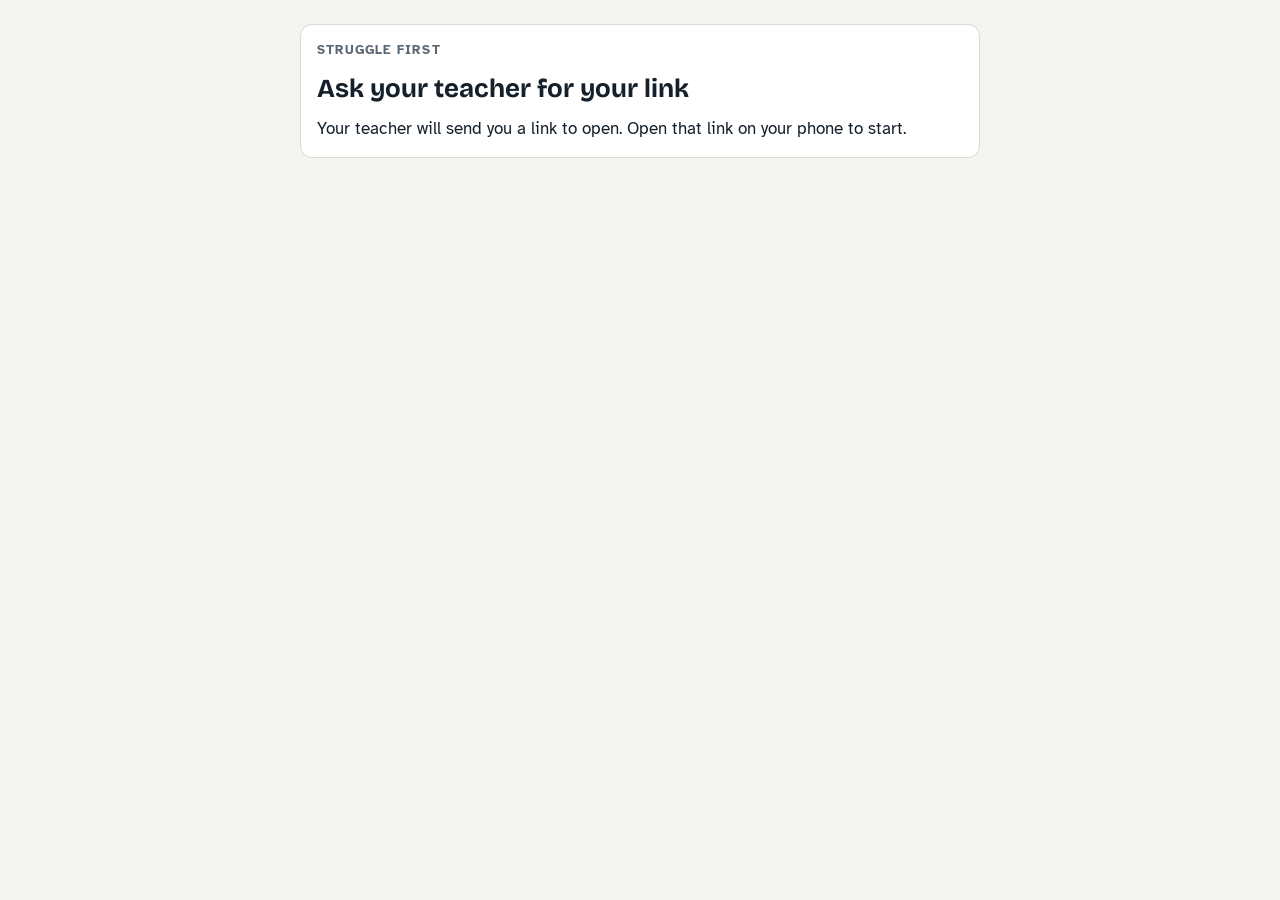
<file: index.html>
<!doctype html>
<html lang="en">
<head>
<meta charset="utf-8">
<meta name="viewport" content="width=device-width, initial-scale=1">
<title>Struggle First</title>
<link rel="preconnect" href="https://fonts.googleapis.com">
<link rel="preconnect" href="https://fonts.gstatic.com" crossorigin>
<link href="https://fonts.googleapis.com/css2?family=Atkinson+Hyperlegible:wght@400;700&family=Bricolage+Grotesque:opsz,wght@12..96,600;12..96,700&family=JetBrains+Mono:wght@500&display=swap" rel="stylesheet">
<link rel="stylesheet" href="engine.css">
</head>
<body>
<div class="wrap"><div class="card"><div class="eyebrow">Struggle First</div><h1>Ask your teacher for your link</h1><p>Your teacher will send you a link to open. Open that link on your phone to start.</p></div></div>
</body>
</html>
</file>
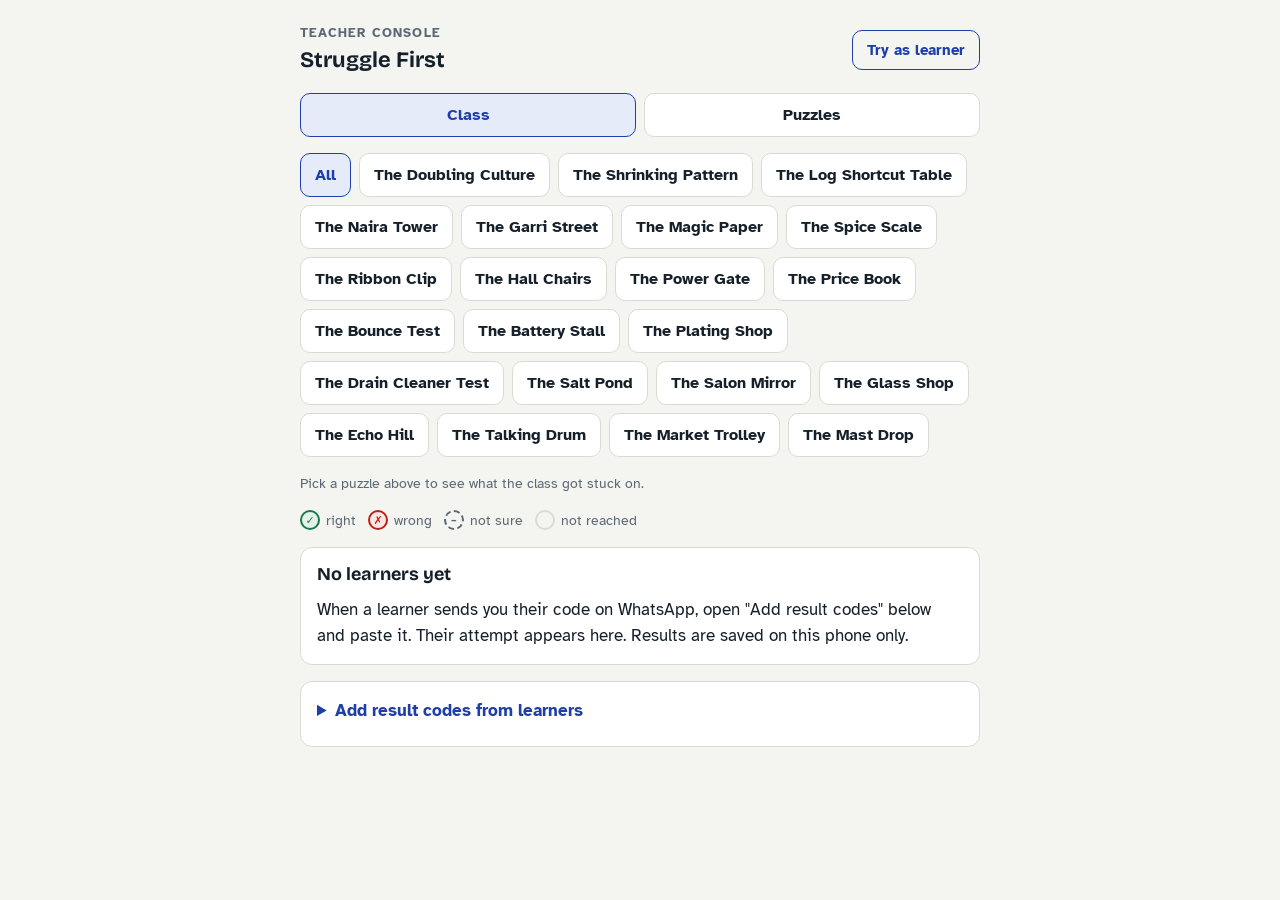
<file: console.html>
<!doctype html>
<html lang="en">
<head>
<meta charset="utf-8">
<meta name="viewport" content="width=device-width, initial-scale=1">
<title>Results console</title>
<link rel="preconnect" href="https://fonts.googleapis.com">
<link rel="preconnect" href="https://fonts.gstatic.com" crossorigin>
<link href="https://fonts.googleapis.com/css2?family=Atkinson+Hyperlegible:wght@400;700&family=Bricolage+Grotesque:opsz,wght@12..96,600;12..96,700&family=JetBrains+Mono:wght@500&display=swap" rel="stylesheet">
<link rel="stylesheet" href="engine.css">
</head>
<body>
<div class="wrap" id="app"><p class="muted">Loading...</p></div>
<script src="config.js"></script>
<script src="catalog.js"></script>
<script>
(function(){
  window.SF_MANUAL = true; window.SF_TEACHER = true;
  var app = document.getElementById('app');
  function add(src, done){ var s = document.createElement('script'); s.src = src; s.onload = done; s.onerror = done; document.body.appendChild(s); }
  add('engine.js', function(){
    var list = (window.CATALOG || []).map(function(e){ return 'games/' + e.file; }), left = list.length;
    function go(){ SF.start(); }
    if (!left) { go(); return; }
    list.forEach(function(f){ add(f, function(){ left--; if (!left) go(); }); });
  });
})();
</script>
</body>
</html>
</file>
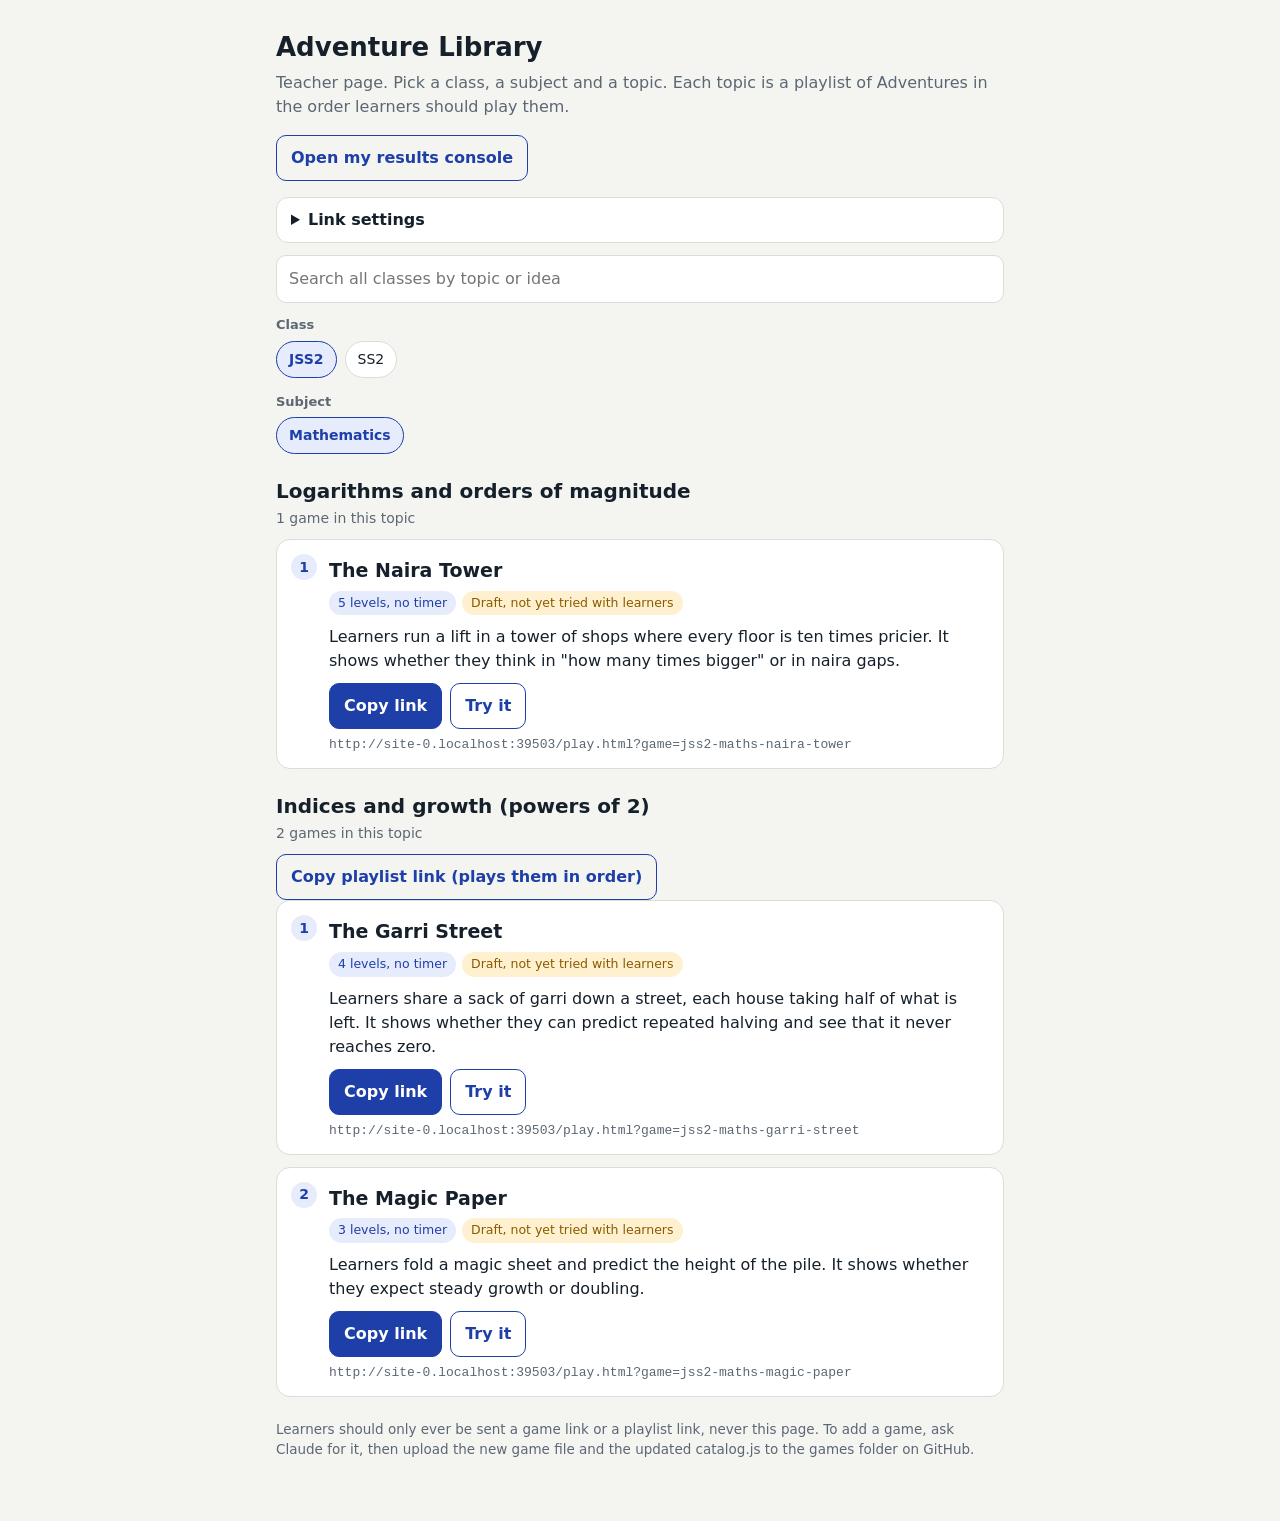
<file: library.html>
<!doctype html>
<html lang="en">
<head>
<meta charset="utf-8">
<meta name="viewport" content="width=device-width, initial-scale=1">
<title>Adventure Library</title>
<style>
:root{--bg:#F4F5F1;--card:#fff;--fg:#15202B;--mut:#5B6773;--line:#D9DED6;--acc:#1E3FA8;--accbg:#E6ECFB;--ok:#1E7A4C;--warn:#8A5A00;--warnbg:#FFF1CF}
@media (prefers-color-scheme:dark){:root:not([data-theme="light"]){--bg:#10151B;--card:#18202A;--fg:#E8EDF2;--mut:#9AA7B4;--line:#2A3541;--acc:#8FAEFF;--accbg:#1D2A4A;--ok:#6FD3A0;--warn:#F0C25A;--warnbg:#3A2F10}}
*{box-sizing:border-box}
body{margin:0;background:var(--bg);color:var(--fg);font:16px/1.5 system-ui,-apple-system,"Segoe UI",Roboto,sans-serif}
main{max-width:760px;margin:0 auto;padding:20px 16px 48px}
h1{font-size:26px;margin:8px 0 4px}
p.sub{color:var(--mut);margin:0 0 16px}
.bar{display:flex;flex-wrap:wrap;gap:8px;margin:12px 0}
input[type=search]{flex:1 1 220px;padding:11px 12px;border:1px solid var(--line);border-radius:10px;background:var(--card);color:var(--fg);font:inherit}
.chips{display:flex;flex-wrap:wrap;gap:8px;margin:0 0 14px}
.chip{border:1px solid var(--line);background:var(--card);color:var(--fg);padding:7px 12px;border-radius:999px;font:inherit;font-size:14px;cursor:pointer}
.chip[aria-pressed=true]{background:var(--accbg);border-color:var(--acc);color:var(--acc);font-weight:600}
.card{background:var(--card);border:1px solid var(--line);border-radius:14px;padding:16px;margin:0 0 12px}
.card h2{font-size:19px;margin:0 0 4px}
.meta{display:flex;flex-wrap:wrap;gap:6px;margin:6px 0 10px}
.tag{font-size:12.5px;padding:3px 9px;border-radius:999px;background:var(--accbg);color:var(--acc)}
.tag.draft{background:var(--warnbg);color:var(--warn)}
.card p{margin:0 0 8px}
.topic{color:var(--mut);font-size:14px}
.row{display:flex;flex-wrap:wrap;gap:8px;margin-top:10px}
.btn{padding:10px 14px;border-radius:10px;border:1px solid var(--acc);background:var(--acc);color:#fff;font:inherit;font-weight:600;cursor:pointer;text-decoration:none;display:inline-block}
@media (prefers-color-scheme:dark){:root:not([data-theme="light"]) .btn{color:#10151B}}
.btn.ghost{background:transparent;color:var(--acc)}
.link{font:13px ui-monospace,Menlo,Consolas,monospace;color:var(--mut);word-break:break-all;margin-top:8px}
.top{display:flex;flex-wrap:wrap;gap:8px;margin:0 0 16px}
.settings{background:var(--card);border:1px solid var(--line);border-radius:12px;padding:10px 14px;margin:0 0 12px}
.settings summary{cursor:pointer;font-weight:600}
.settings label{display:block;font-size:13.5px;color:var(--mut);margin:12px 0 4px}
.settings input{width:100%;padding:10px 12px;border:1px solid var(--line);border-radius:10px;background:var(--bg);color:var(--fg);font:inherit}
.note2{font-size:13.5px;color:var(--mut);margin:12px 0 2px}
.empty{color:var(--mut);padding:24px 0;text-align:center}
.note{font-size:13.5px;color:var(--mut);margin-top:22px}
button:focus-visible,a:focus-visible,input:focus-visible{outline:3px solid var(--acc);outline-offset:2px}
.crumbs{display:flex;flex-wrap:wrap;gap:8px;margin:0 0 10px}
.lab{font-size:13px;color:var(--mut);margin:10px 0 6px;font-weight:600}
.topic-h{font-size:20px;margin:22px 0 2px}
.count{color:var(--mut);font-size:14px;margin:0 0 10px}
ol.pl{list-style:none;margin:0;padding:0;counter-reset:g}
ol.pl>li{counter-increment:g}
ol.pl>li .card{position:relative;padding-left:52px}
ol.pl>li .card::before{content:counter(g);position:absolute;left:14px;top:14px;width:26px;height:26px;border-radius:50%;background:var(--accbg);color:var(--acc);font-weight:700;display:flex;align-items:center;justify-content:center;font-size:14px}
</style>
</head>
<body>
<main>
  <h1>Adventure Library</h1>
  <p class="sub">Teacher page. Pick a class, a subject and a topic. Each topic is a playlist of Adventures in the order learners should play them.</p>

  <div class="top">
    <a class="btn ghost" id="consoleLink" href="console.html" target="_blank" rel="noopener">Open my results console</a>
  </div>

  <details class="settings"><summary>Link settings</summary>
    <label for="gbase">Game address (only needed if the game and this page are at different web addresses). Use the folder address, ending in a slash.</label>
    <input type="url" id="gbase" placeholder="For example https://yourname.github.io/learn/" aria-label="Game address">
    <label for="gtag">Group tag, added to every copied link, so your Google Sheet shows which class or group each result came from</label>
    <input type="text" id="gtag" maxlength="30" placeholder="For example JSS2A or Online-Oct" aria-label="Group tag">
    <p class="note2">Test the results sheet: <a id="sheetLink" href="play.html#sheettest" target="_blank" rel="noopener">open the sheet check</a></p>
  </details>

  <div class="bar"><input type="search" id="q" placeholder="Search all classes by topic or idea" aria-label="Search the library"></div>
  <div class="lab">Class</div>
  <div class="chips" id="cls" role="group" aria-label="Choose a class"></div>
  <div class="lab" id="subLab">Subject</div>
  <div class="chips" id="sub" role="group" aria-label="Choose a subject"></div>
  <div id="list" aria-live="polite"></div>

  <p class="note">Learners should only ever be sent a game link or a playlist link, never this page. To add a game, ask Claude for it, then upload the new game file and the updated catalog.js to the games folder on GitHub.</p>
</main>

<script src="config.js"></script>
<script src="catalog.js"></script>
<script>
var CATALOG = window.CATALOG || [];
var $ = function(s){ return document.querySelector(s); };
var state = {cls:'', sub:'', q:''};
function store(k, v){ try { if (v === undefined) return localStorage.getItem(k) || ''; localStorage.setItem(k, v); } catch (e) {} return ''; }
function base(){
  var c = store('lib.base').trim().split('#')[0].split('?')[0];
  if (c) { if (!/\/$/.test(c)) c = c.replace(/[^\/]*$/, ''); return c; }
  try { return new URL('./', location.href).href; } catch (e) { return ''; }
}
function tag(){ return store('lib.tag').trim().replace(/[^A-Za-z0-9 _.-]/g, '').slice(0, 30); }
function link(id, playlist){
  var p = ['game=' + encodeURIComponent(id)]; if (playlist) p.push('next=1');
  var t = tag(); if (t) p.push('g=' + encodeURIComponent(t));
  return base() + 'play.html?' + p.join('&');
}
function refreshLinks(){
  drawList();
  var sl = $('#sheetLink'); if (sl) sl.href = base() + 'play.html#sheettest';
  var cl = $('#consoleLink'); if (cl) cl.href = base() + 'console.html';
}
function copy(text, btn, label){
  function done(ok){ btn.textContent = ok ? 'Copied' : 'Press and hold the link to copy'; setTimeout(function(){ btn.textContent = label; }, 1800); }
  try { if (navigator.clipboard && window.isSecureContext) { navigator.clipboard.writeText(text).then(function(){ done(true); }, function(){ done(false); }); return; } } catch (e) {}
  try { var t = document.createElement('textarea'); t.value = text; t.style.position = 'fixed'; t.style.opacity = '0'; document.body.appendChild(t); t.select(); var ok = document.execCommand('copy'); document.body.removeChild(t); done(ok); } catch (e) { done(false); }
}
function el(tg, attrs, kids){
  var n = document.createElement(tg);
  Object.keys(attrs || {}).forEach(function(k){ if (k === 'text') n.textContent = attrs[k]; else n.setAttribute(k, attrs[k]); });
  (kids || []).forEach(function(c){ n.appendChild(c); });
  return n;
}
function uniq(a){ var r = []; a.forEach(function(x){ if (r.indexOf(x) < 0) r.push(x); }); return r; }
var ORDER_CLS = ['Primary 4','Primary 5','Primary 6','JSS1','JSS2','JSS3','SS1','SS2','SS3'];
function classes(){ var c = uniq(CATALOG.map(function(e){ return e.class; })); return c.sort(function(a, b){ var i = ORDER_CLS.indexOf(a), j = ORDER_CLS.indexOf(b); return (i < 0 ? 99 : i) - (j < 0 ? 99 : j) || (a < b ? -1 : 1); }); }
function subjectsOf(cls){ return uniq(CATALOG.filter(function(e){ return e.class === cls; }).map(function(e){ return e.subject; })); }
function chips(host, items, cur, onPick){
  host.replaceChildren();
  items.forEach(function(s){
    var b = el('button', {class:'chip', type:'button', 'aria-pressed': String(cur === s), text:s});
    b.addEventListener('click', function(){ onPick(s); }); host.appendChild(b);
  });
}
function drawNav(){
  var cl = classes();
  if (cl.indexOf(state.cls) < 0) state.cls = cl[0] || '';
  var sb = subjectsOf(state.cls);
  if (sb.indexOf(state.sub) < 0) state.sub = sb[0] || '';
  chips($('#cls'), cl, state.cls, function(s){ state.cls = s; state.sub = ''; drawNav(); drawList(); });
  chips($('#sub'), sb, state.sub, function(s){ state.sub = s; drawNav(); drawList(); });
  var searching = !!state.q.trim();
  $('#cls').style.display = $('#sub').style.display = searching ? 'none' : '';
  $('#subLab').style.display = $('.lab').style.display = searching ? 'none' : '';
}
function gameCard(c, topicFirst){
  var cp = el('button', {class:'btn', type:'button', text:'Copy link'});
  cp.addEventListener('click', function(){ copy(link(c.id), cp, 'Copy link'); });
  var open = el('a', {class:'btn ghost', href:'play.html?game=' + encodeURIComponent(c.id), target:'_blank', rel:'noopener', text:'Try it'});
  return el('article', {class:'card'}, [
    el('h2', {text:c.title}),
    el('div', {class:'meta'}, [el('span', {class:'tag', text:c.levels + ' levels, no timer'}), el('span', {class:'tag draft', text:c.status + ', not yet tried with learners'})]),
    el('p', {text:c.idea}),
    el('div', {class:'row'}, [cp, open]),
    el('div', {class:'link', text:link(c.id)})
  ]);
}
function topicBlock(cls, sub, topic, items, showPath){
  items = items.slice().sort(function(a, b){ return (a.order || 0) - (b.order || 0); });
  var box = el('section', {}, []);
  box.appendChild(el('h2', {class:'topic-h', text:topic}));
  box.appendChild(el('p', {class:'count', text:(showPath ? cls + ', ' + sub + '. ' : '') + items.length + (items.length === 1 ? ' game' : ' games') + ' in this topic'}));
  if (items.length > 1) {
    var pb = el('button', {class:'btn ghost', type:'button', text:'Copy playlist link (plays them in order)'});
    pb.addEventListener('click', function(){ copy(link(items[0].id, true), pb, 'Copy playlist link (plays them in order)'); });
    box.appendChild(el('div', {class:'row'}, [pb]));
  }
  var ol = el('ol', {class:'pl'}, []);
  items.forEach(function(c){ ol.appendChild(el('li', {}, [gameCard(c)])); });
  box.appendChild(ol);
  return box;
}
function drawList(){
  var host = $('#list'); host.replaceChildren();
  if (!CATALOG.length) { host.appendChild(el('div', {class:'empty', text:'No games yet. Ask Claude to build one.'})); return; }
  var q = state.q.trim().toLowerCase();
  var pool = q ? CATALOG.filter(function(c){ return [c.title, c.class, c.subject, c.topic, c.idea].join(' ').toLowerCase().indexOf(q) >= 0; })
               : CATALOG.filter(function(c){ return c.class === state.cls && c.subject === state.sub; });
  if (!pool.length) { host.appendChild(el('div', {class:'empty', text:'Nothing matches. Clear the search.'})); return; }
  var keys = uniq(pool.map(function(c){ return c.class + '\u0001' + c.subject + '\u0001' + c.topic; }));
  keys.forEach(function(k){
    var p = k.split('\u0001');
    host.appendChild(topicBlock(p[0], p[1], p[2], pool.filter(function(c){ return c.class === p[0] && c.subject === p[1] && c.topic === p[2]; }), !!q));
  });
}
$('#q').addEventListener('input', function(e){ state.q = e.target.value; drawNav(); drawList(); });
$('#gbase').value = store('lib.base'); $('#gtag').value = store('lib.tag');
$('#gbase').addEventListener('input', function(e){ store('lib.base', e.target.value); refreshLinks(); });
$('#gtag').addEventListener('input', function(e){ store('lib.tag', e.target.value); refreshLinks(); });
drawNav(); refreshLinks();
</script>
</body>
</html>
</file>
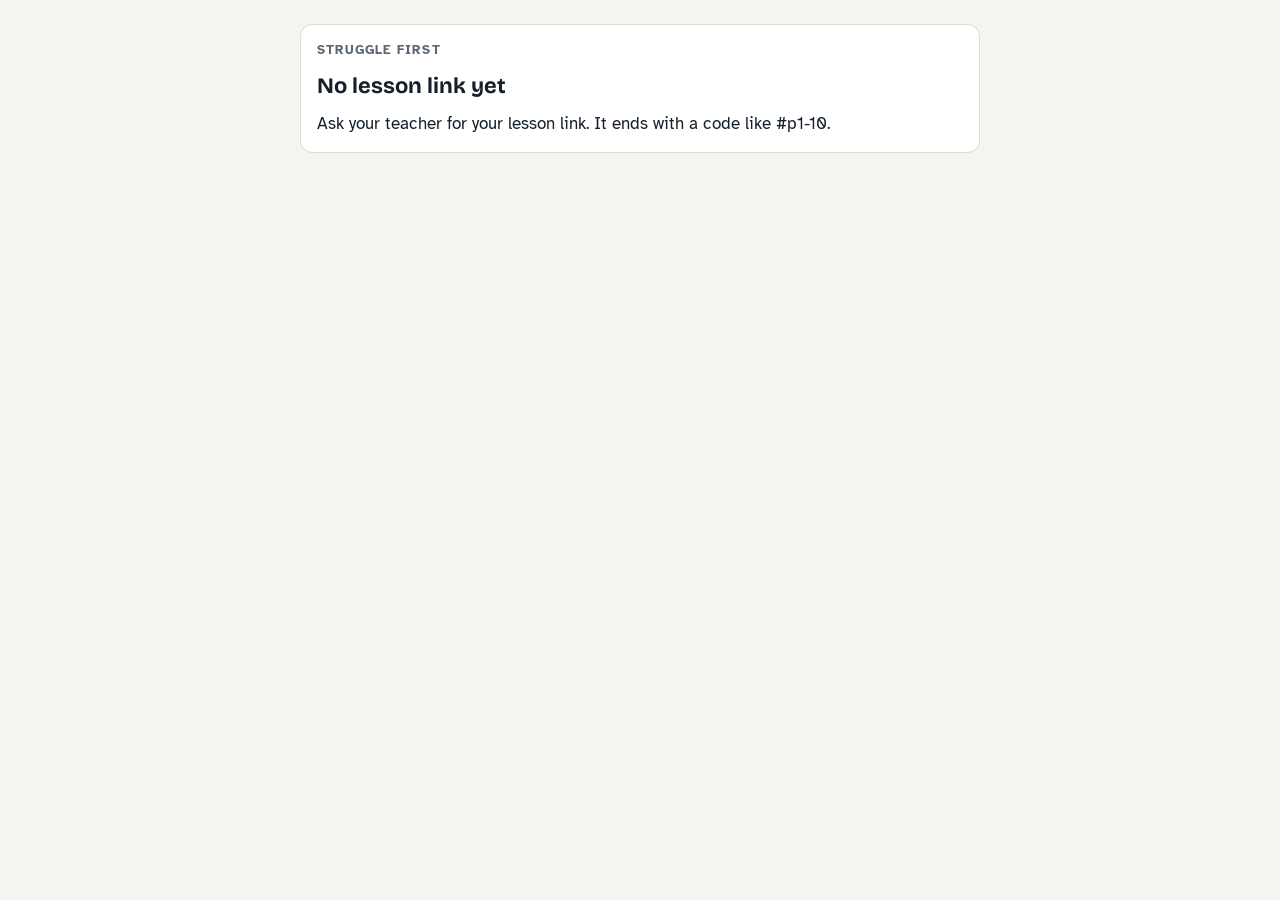
<file: play.html>
<!doctype html>
<html lang="en">
<head>
<meta charset="utf-8">
<meta name="viewport" content="width=device-width, initial-scale=1">
<title>Struggle First</title>
<link rel="preconnect" href="https://fonts.googleapis.com">
<link rel="preconnect" href="https://fonts.gstatic.com" crossorigin>
<link href="https://fonts.googleapis.com/css2?family=Atkinson+Hyperlegible:wght@400;700&family=Bricolage+Grotesque:opsz,wght@12..96,600;12..96,700&family=JetBrains+Mono:wght@500&display=swap" rel="stylesheet">
<link rel="stylesheet" href="engine.css">
</head>
<body>
<div class="wrap" id="app"><p class="muted">Loading...</p></div>
<script src="config.js"></script>
<script src="catalog.js"></script>
<script>
(function(){
  var q = new URLSearchParams(location.search), id = (q.get('game') || '').replace(/[^A-Za-z0-9-]/g, ''), app = document.getElementById('app');
  function add(src, ok, bad){ var s = document.createElement('script'); s.src = src; s.onload = ok; s.onerror = bad; document.body.appendChild(s); }
  if (id) { window.SF_MANUAL = true; window.SF_GAME = id; }
  add('engine.js', function(){
    if (!id) return;
    add('games/' + id + '.js', function(){ SF.start(); }, function(){ app.textContent = 'This adventure was not found. Ask your teacher for a new link.'; });
  }, function(){ app.textContent = 'The page could not load. Check your internet and try again.'; });
})();
</script>
</body>
</html>
</file>
<file: engine.css>
/* Layout: one focused column. Learners get a single-task stack; the teacher gets a tabbed console of lists. Exercise-book blue ink on paper. */
:root{
  --bg:#F4F5F1; --surface:#FFFFFF; --fg:#15202B; --muted:#5B6773; --line:#D8DCD2;
  --accent:#1E3FA8; --on-accent:#FFFFFF; --accent-bg:#E6EBFA;
  --good:#18794A; --good-bg:#E4F3EA; --warn:#8A5A00; --warn-bg:#FBF0D5; --bad:#B42318; --bad-bg:#FCE7E4;
  --ruled:#D6DFF2;
  --f-display:'Bricolage Grotesque','Segoe UI',system-ui,sans-serif;
  --f-body:'Atkinson Hyperlegible','Segoe UI',system-ui,sans-serif;
  --f-mono:'JetBrains Mono',ui-monospace,Menlo,Consolas,monospace;
}
@media (prefers-color-scheme:dark){
  :root:not([data-theme="light"]){
    --bg:#0E1620; --surface:#16212E; --fg:#E7EDF3; --muted:#9AA8B6; --line:#2B3947;
    --accent:#8FA8FF; --on-accent:#0A1226; --accent-bg:#1A2745;
    --good:#55C98C; --good-bg:#12301F; --warn:#E5B54F; --warn-bg:#33270B; --bad:#FF8577; --bad-bg:#3A1A17;
    --ruled:#22324A; color-scheme:dark;
  }
}
:root[data-theme="dark"]{
  --bg:#0E1620; --surface:#16212E; --fg:#E7EDF3; --muted:#9AA8B6; --line:#2B3947;
  --accent:#8FA8FF; --on-accent:#0A1226; --accent-bg:#1A2745;
  --good:#55C98C; --good-bg:#12301F; --warn:#E5B54F; --warn-bg:#33270B; --bad:#FF8577; --bad-bg:#3A1A17;
  --ruled:#22324A; color-scheme:dark;
}
body{background:var(--bg);color:var(--fg);font-family:var(--f-body);font-size:17px;line-height:1.5;padding-inline:16px;padding-block:16px 48px}
*{box-sizing:border-box}
.wrap{max-width:680px;margin-inline:auto;display:flex;flex-direction:column;gap:16px}
h1,h2,h3{font-family:var(--f-display);font-weight:700;line-height:1.2;margin:0;text-wrap:balance}
h1{font-size:26px} h2{font-size:22px} h3{font-size:18px}
p{margin:0}
sup{font-size:.7em;line-height:0}
.muted{color:var(--muted)}
.small{font-size:14px}
.eyebrow{font-size:13px;letter-spacing:.08em;text-transform:uppercase;color:var(--muted);font-weight:700}
.card{background:var(--surface);border:1px solid var(--line);border-radius:12px;padding:16px;display:flex;flex-direction:column;gap:12px;min-width:0}
.ruled{display:block;background-image:repeating-linear-gradient(to bottom,transparent 0 27px,var(--ruled) 27px 28px);line-height:28px;padding-block:4px 0}
.btn{min-height:48px;padding:0 20px;border-radius:10px;border:1.5px solid var(--accent);background:var(--accent);color:var(--on-accent);font:700 17px var(--f-body);cursor:pointer}
.btn.ghost{background:transparent;color:var(--accent)}
.btn.small{min-height:40px;padding:0 14px;font-size:15px}
.btn:focus-visible,.opt:focus-visible,.tab:focus-visible,input:focus-visible,textarea:focus-visible,summary:focus-visible{outline:3px solid var(--fg);outline-offset:2px}
.btn[disabled]{opacity:.5;cursor:default}
.field{width:100%;min-height:52px;padding:10px 14px;border:1.5px solid var(--line);border-radius:10px;background:var(--bg);color:var(--fg);font:500 22px var(--f-mono)}
textarea.field{font:400 17px var(--f-body);min-height:96px;resize:vertical}
.opt{display:block;width:100%;text-align:left;min-height:52px;padding:12px 14px;border:1.5px solid var(--line);background:var(--surface);color:var(--fg);border-radius:10px;font:inherit;cursor:pointer}
.opt.wrong{border-color:var(--bad);background:var(--bad-bg);color:var(--muted);cursor:default}
.opt.right{border-color:var(--good);background:var(--good-bg)}
.opts{display:flex;flex-direction:column;gap:10px}
.top{display:flex;justify-content:space-between;align-items:flex-start;gap:12px}
.timer{font:500 26px var(--f-mono);font-variant-numeric:tabular-nums;text-align:right}
.timer.low{color:var(--bad)}
.bar{height:6px;background:var(--line);border-radius:3px;overflow:hidden}
.bar>i{display:block;height:100%;background:var(--accent);width:100%}
.fb{min-height:24px;font-weight:700}
.fb.good{color:var(--good)} .fb.bad{color:var(--bad)} .fb.warn{color:var(--warn)}
.chip{display:inline-block;padding:2px 10px;border-radius:99px;font-size:13px;font-weight:700;background:var(--accent-bg);color:var(--accent);white-space:nowrap}
.chip.ok{background:var(--good-bg);color:var(--good)} .chip.warn{background:var(--warn-bg);color:var(--warn)}
.chip.bad{background:var(--bad-bg);color:var(--bad)} .chip.mute{background:var(--line);color:var(--muted)}
.brand{display:flex;justify-content:space-between;align-items:center;gap:12px;flex-wrap:wrap}
.brand b{font-family:var(--f-display);font-size:22px}
.tabs{display:flex;gap:8px}
.tab{flex:1;min-height:44px;border:1.5px solid var(--line);background:var(--surface);color:var(--fg);border-radius:10px;font:700 16px var(--f-body);cursor:pointer}
.tab[aria-pressed="true"]{border-color:var(--accent);background:var(--accent-bg);color:var(--accent)}
.chips{display:flex;gap:8px;flex-wrap:wrap}
.dots{display:flex;gap:6px;flex-wrap:wrap}
.dot{width:26px;height:26px;border-radius:50%;border:2px solid var(--line);display:inline-flex;align-items:center;justify-content:center;font:700 13px var(--f-body);color:var(--fg)}
.d-first{background:var(--good-bg);border-color:var(--good);color:var(--good)}
.d-retry{background:var(--warn-bg);border-color:var(--warn);color:var(--warn)}
.d-wrong{background:var(--bad-bg);border-color:var(--bad);color:var(--bad)}
.d-skip{border-style:dashed;border-color:var(--muted);color:var(--muted)}
details.run{border:1px solid var(--line);border-radius:12px;background:var(--surface)}
details.run>summary{list-style:none;cursor:pointer;padding:14px 16px;display:flex;flex-direction:column;gap:8px}
details.run>summary::-webkit-details-marker{display:none}
.run-body{padding:0 16px 16px;display:flex;flex-direction:column;gap:12px}
.row{display:flex;justify-content:space-between;align-items:center;gap:8px;flex-wrap:wrap}
.step-log{display:flex;flex-direction:column;gap:4px;padding-left:0;list-style:none;margin:0}
.step-log li{font-size:15px;display:flex;gap:8px;align-items:baseline;flex-wrap:wrap}
.mono{font-family:var(--f-mono);font-variant-numeric:tabular-nums}
.code{font:500 13px var(--f-mono);width:100%;min-height:96px;padding:10px;border:1.5px solid var(--line);border-radius:10px;background:var(--bg);color:var(--fg);word-break:break-all}
.pattern{display:flex;flex-direction:column;gap:8px;margin:0;padding:0;list-style:none}
.pattern li{display:flex;gap:10px;align-items:baseline}
.pattern b{font-family:var(--f-mono);min-width:3.2em}
details.plain>summary{cursor:pointer;font-weight:700;color:var(--accent);min-height:32px}
.key{display:flex;flex-direction:column;gap:10px}
.key .k{border-top:1px solid var(--line);padding-top:10px;display:flex;flex-direction:column;gap:4px}
input[type=range]{width:100%;accent-color:var(--accent)}
.legend{display:flex;gap:12px;flex-wrap:wrap;font-size:14px;color:var(--muted)}
.legend span{display:inline-flex;align-items:center;gap:6px}
.legend .dot{width:20px;height:20px;font-size:11px}
.game{display:flex;flex-direction:column;gap:12px}
.ladder{position:relative;display:flex;flex-direction:column;gap:8px;padding-inline:18px}
.ladder::before,.ladder::after{content:"";position:absolute;top:-4px;bottom:-4px;width:6px;border-radius:3px;background:var(--muted);opacity:.55}
.ladder::before{left:2px} .ladder::after{right:2px}
.rung{display:flex;justify-content:space-between;align-items:center;gap:8px;min-height:46px;padding:0 14px;border:1.5px solid var(--line);background:var(--surface);color:var(--fg);border-radius:8px;font:inherit;cursor:pointer;text-align:left}
.rung .rl{font:500 18px var(--f-mono)}
.rung .rt{font-weight:700;color:var(--accent);font-size:15px}
.rung.known{border-color:var(--accent);background:var(--accent-bg)}
.rung.sel{outline:3px solid var(--accent);outline-offset:1px}
.rung.right{border-color:var(--good);background:var(--good-bg)}
.rung.right .rt{color:var(--good)}
.rung.wrong{border-color:var(--bad);background:var(--bad-bg);color:var(--muted);cursor:default}
.rung:focus-visible{outline:3px solid var(--fg);outline-offset:2px}
.rope{position:relative;padding-top:36px}
.rope-tag{position:absolute;top:0;transform:translateX(-50%);white-space:nowrap}
.rope-ends{display:flex;justify-content:space-between;font:500 15px var(--f-mono)}
.sack{height:44px;background:var(--bg);border:1.5px solid var(--line);border-radius:10px;overflow:hidden}
.sack>i{display:block;height:100%;min-width:3px;background:var(--warn);transition:width .35s}
.amt{font:500 28px var(--f-mono);font-variant-numeric:tabular-nums}
.reveal{font-weight:700;color:var(--good)}
.hud{display:flex;justify-content:space-between;align-items:flex-start;gap:12px}
.score{font:700 22px var(--f-display);color:var(--warn);background:var(--warn-bg);border-radius:99px;padding:4px 14px;white-space:nowrap}
.pills{display:flex;gap:6px;flex-wrap:wrap}
.pill{display:flex;flex-direction:column;align-items:center;min-width:44px;padding:4px 8px;border:1.5px solid var(--line);border-radius:10px;background:var(--surface);font-size:13px;line-height:1.1}
.pill i{font-style:normal;font-size:10px;color:var(--warn);min-height:12px}
.pill.cur{border-color:var(--accent);background:var(--accent-bg);color:var(--accent)}
.pill.done{border-color:var(--good)}
.big-stars{font:700 28px var(--f-display);color:var(--warn)}
.speech{position:relative;background:var(--surface);border:1.5px solid var(--line);border-radius:14px;padding:10px 14px;font-weight:700;font-size:17px;min-height:52px}
.speech.good{border-color:var(--good);background:var(--good-bg)}
.speech.bad{border-color:var(--bad);background:var(--bad-bg)}
.tower{display:flex;gap:8px;background:var(--bg);border:1.5px solid var(--line);border-radius:12px;padding:8px;align-items:flex-end}
.shaft{position:relative;width:88px;height:364px;flex:none;border-radius:8px;background:repeating-linear-gradient(to bottom,var(--line) 0 2px,transparent 2px 52px)}
.car{position:absolute;left:6px;width:76px;height:46px;bottom:3px;border:2px solid var(--accent);background:var(--accent-bg);border-radius:6px;display:flex;align-items:flex-end;justify-content:center;transition-property:bottom;transition-timing-function:ease-in-out}
.car svg{display:block}
.carart{position:absolute;right:2px;top:-14px}
.floors{flex:1;min-width:0;display:flex;flex-direction:column-reverse;height:364px}
.floor{height:52px;display:flex;align-items:center;gap:10px;padding:0 10px;border:0;border-bottom:2px dashed var(--line);background:transparent;color:var(--fg);font:inherit;text-align:left;width:100%;cursor:default}
button.floor{cursor:pointer}
button.floor:disabled{cursor:default}
.fl{color:var(--muted);width:1.2em}
.sign{margin-left:auto;min-width:76px;text-align:center;padding:4px 8px;border-radius:6px;background:var(--fg);color:var(--bg);font:500 15px var(--f-mono)}
.sign.on{background:var(--accent);color:var(--on-accent)}
.floor.good{background:var(--good-bg)}
.floor.bad{background:var(--bad-bg)}
.floor.good .sign{background:var(--good);color:var(--bg)}
.car.shake{animation:shake .35s}
@keyframes shake{25%{transform:translateX(-5px)}75%{transform:translateX(5px)}}
.coins{position:absolute;inset:0;pointer-events:none}
.coin{position:absolute;left:50%;bottom:50%;width:14px;height:14px;border-radius:50%;background:#E9C46A;border:2px solid var(--fg);animation:coinup 1s ease-out forwards}
@keyframes coinup{from{transform:translate(0,0);opacity:1}to{transform:translate(var(--dx),-120px);opacity:0}}
.sackbox{position:relative;height:150px;display:flex;align-items:flex-end;justify-content:center;border-bottom:3px solid var(--line)}
.sackfig{width:120px;height:120px;transform-origin:50% 100%;transition:transform .45s}
.sackfig svg{display:block}
.gsack{position:absolute;bottom:0;left:50%;width:120px;height:120px;transform:translateX(-50%);border:2px dashed var(--muted);border-radius:12px}
.amt{font:500 22px var(--f-mono);text-align:center}
.street{display:grid;grid-template-columns:repeat(5,1fr);gap:8px}
.house{display:flex;flex-direction:column;align-items:center;gap:2px;padding:4px 2px;border:1.5px solid var(--line);border-radius:10px;background:var(--surface);color:var(--fg);font:inherit;cursor:pointer;min-width:0}
.house svg{width:100%;max-width:44px;height:auto}
.house .hn{font:700 13px var(--f-body)}
.house .hl{font:500 12px var(--f-mono);min-height:15px;color:var(--warn)}
.house.sel{outline:3px solid var(--accent);outline-offset:1px}
.house.fed{background:var(--warn-bg);border-color:var(--warn)}
.house.bad{background:var(--bad-bg);border-color:var(--bad);cursor:default}
.opt.pick{display:flex;align-items:center;gap:12px}
.opt.sel{border-color:var(--accent);background:var(--accent-bg)}
.bay{position:relative;height:240px;border-bottom:3px solid var(--line);background:var(--bg);border-radius:8px 8px 0 0}
.pile{position:absolute;bottom:0;left:38%;width:70px;height:2px;transform:translateX(-50%);background:repeating-linear-gradient(to top,#E9C46A 0 3px,#C79A2E 3px 4px);border:2px solid var(--fg);border-bottom:0;transition:height .25s}
.refline{position:absolute;left:0;right:0;border-top:2px dashed var(--muted)}
.facts{display:flex;gap:8px;flex-wrap:wrap}
.fact{font-size:14px;padding:4px 10px;border-radius:99px;background:var(--accent-bg);color:var(--accent);font-weight:700}
.facts-list{margin:0;padding-left:20px;display:flex;flex-direction:column;gap:4px}
.story-ill{display:flex}
.demo{display:flex;flex-direction:column;gap:6px;padding:10px;border:1.5px dashed var(--line);border-radius:10px}
.xsec{min-height:84px;display:flex;flex-direction:column-reverse;align-items:center;padding-block:4px}
.xsec i{display:block;width:140px;height:8px;margin-top:2px;background:#fff;border:1.5px solid var(--fg);border-radius:2px}
.refobj{position:absolute;right:10px;bottom:0;display:flex;flex-direction:column;align-items:center}
.refobj svg{display:block}
.reflabel{position:absolute;top:-22px;white-space:nowrap;font-size:13px;color:var(--muted)}
.tick{position:absolute;left:0;width:34px;border-top:2px solid var(--muted)}
.tick span{position:absolute;left:38px;top:-10px;font-size:12px;color:var(--muted);white-space:nowrap}
@media (prefers-reduced-motion:reduce){*{animation:none!important;transition:none!important}}
a.btn{text-decoration:none;display:flex;justify-content:center;align-items:center}
</file>
